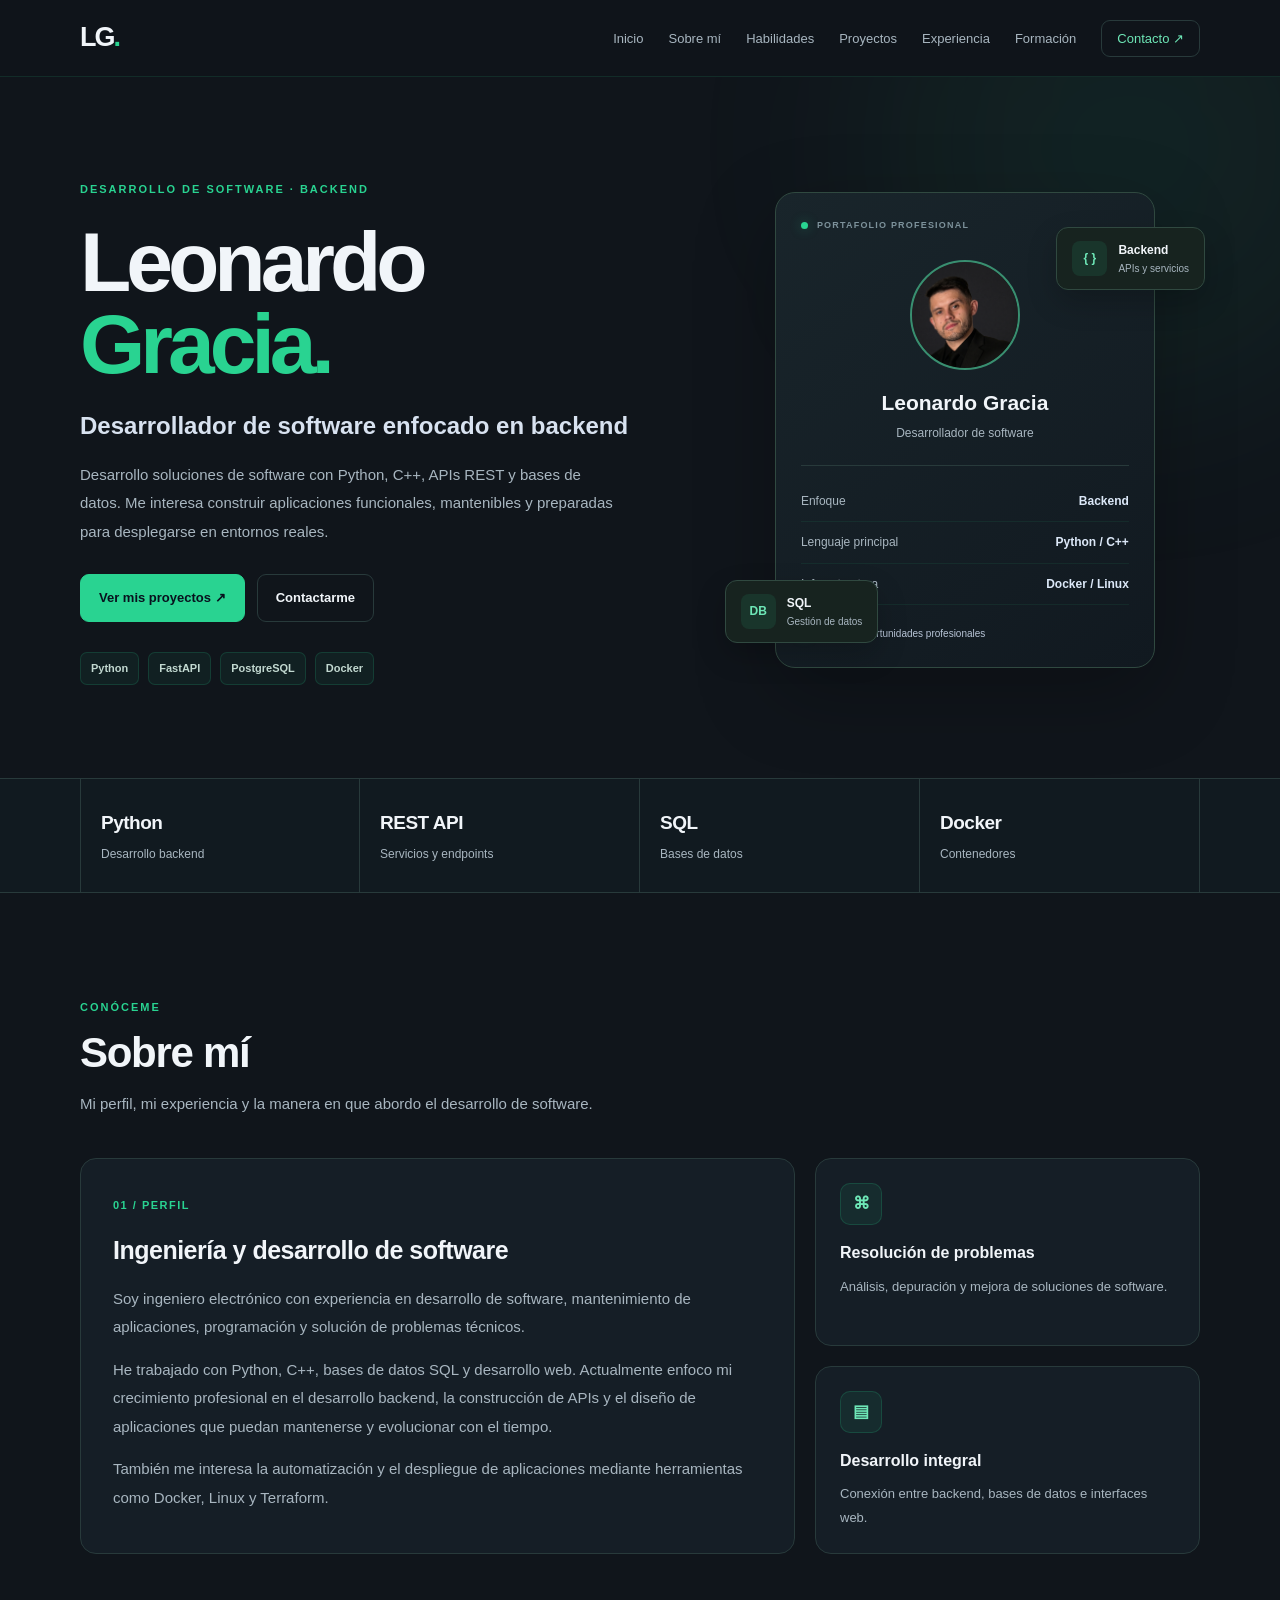
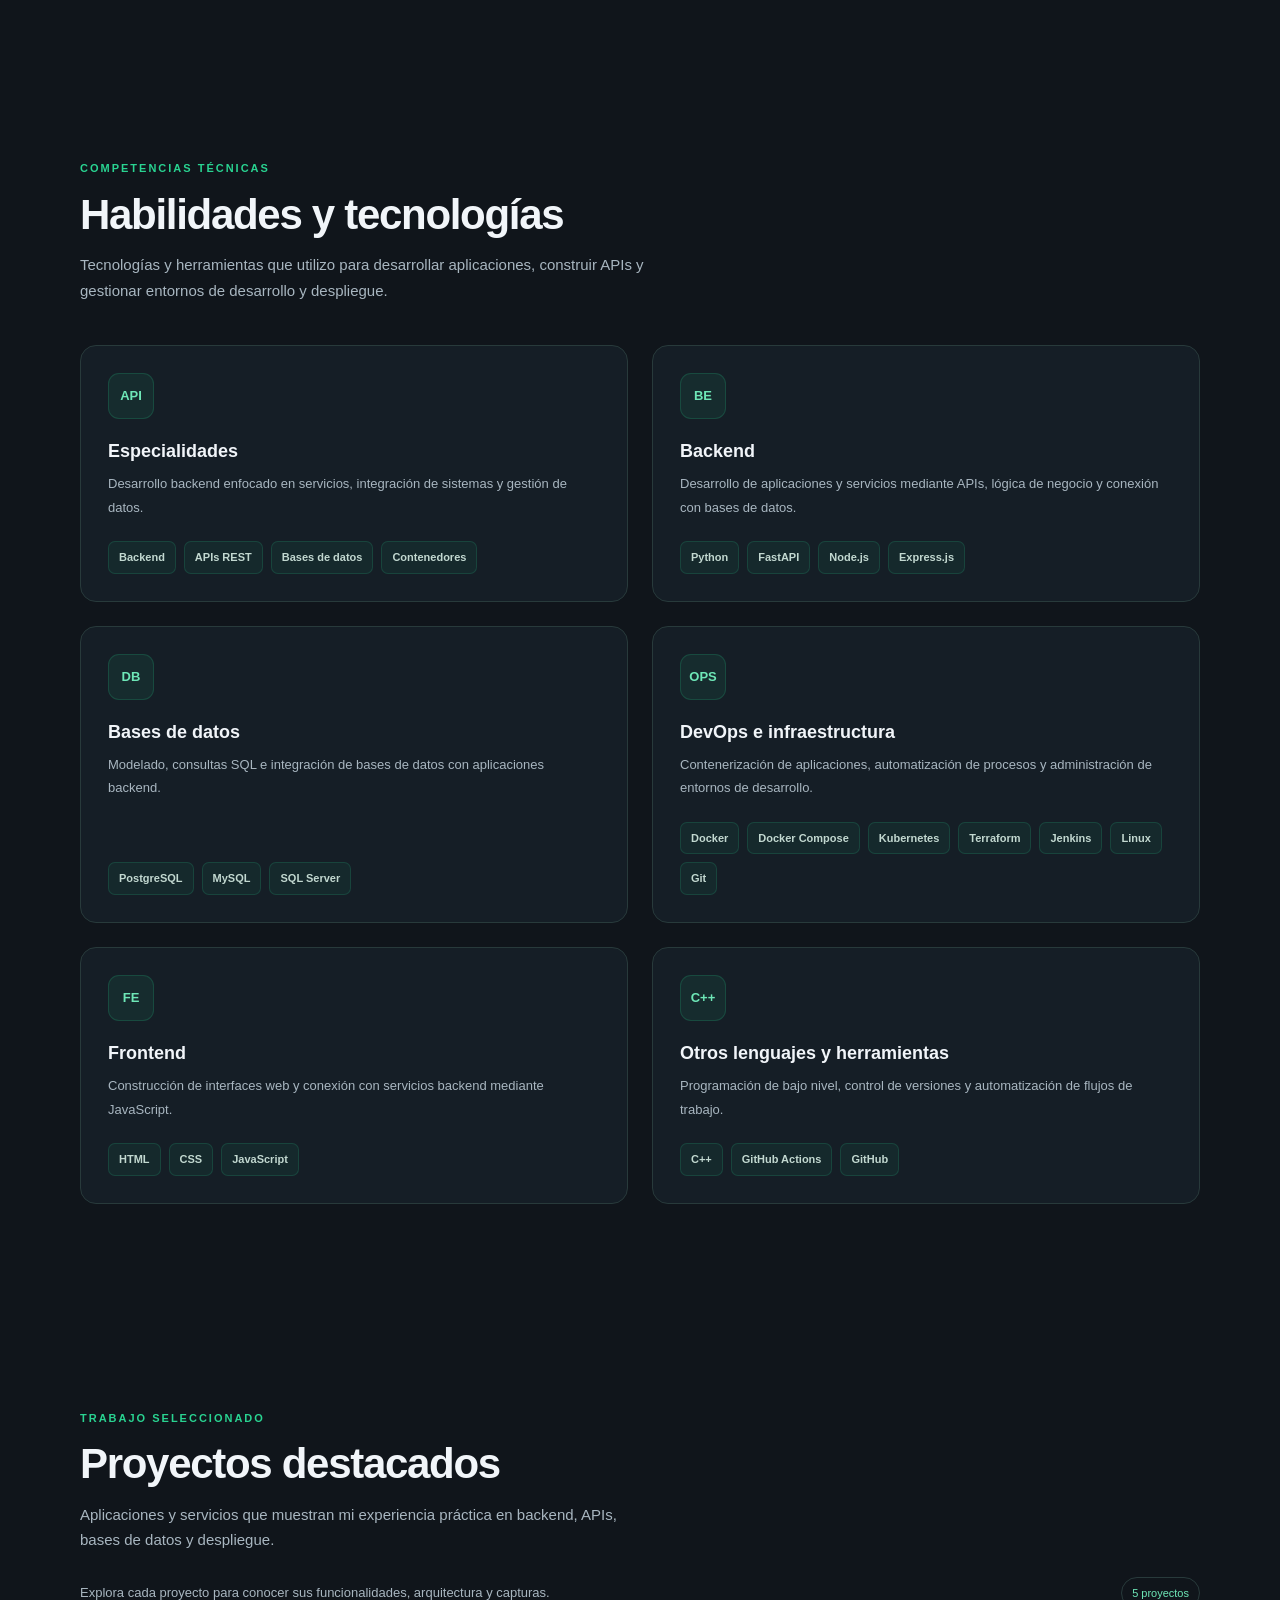
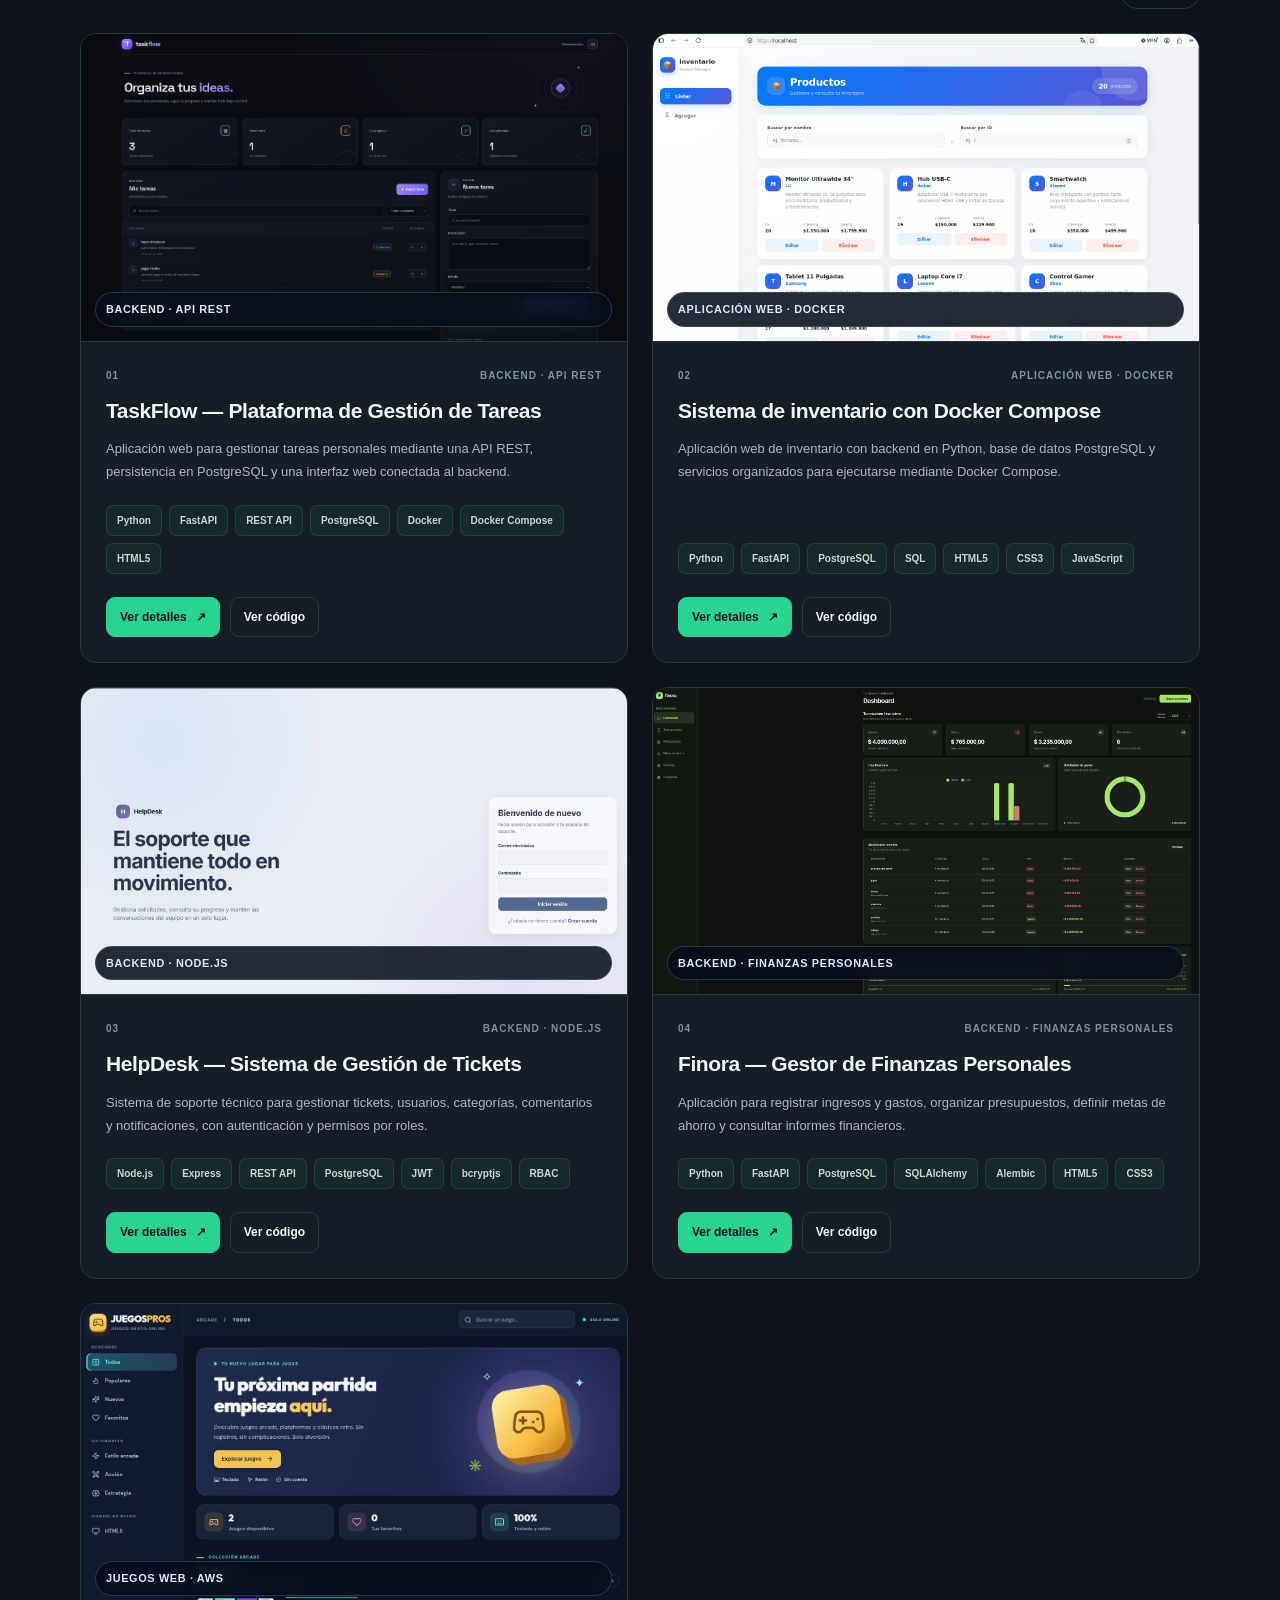
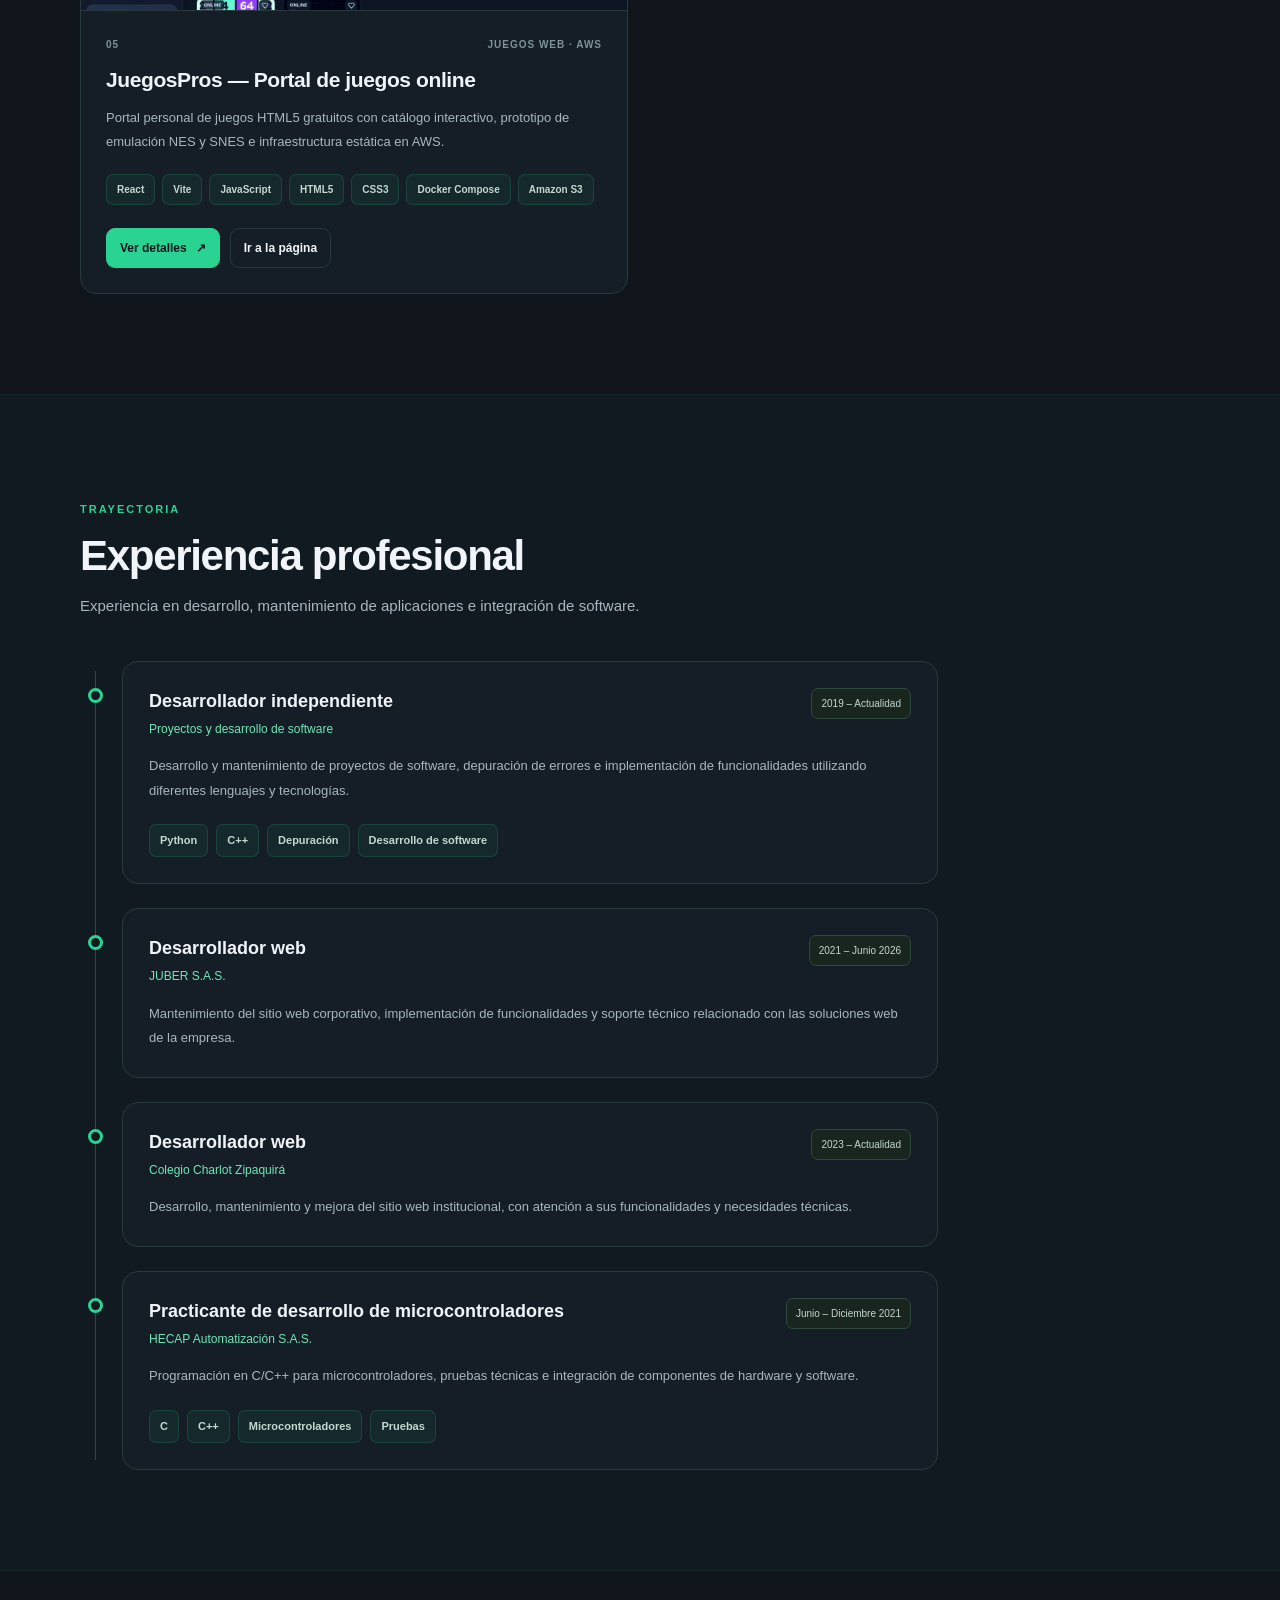
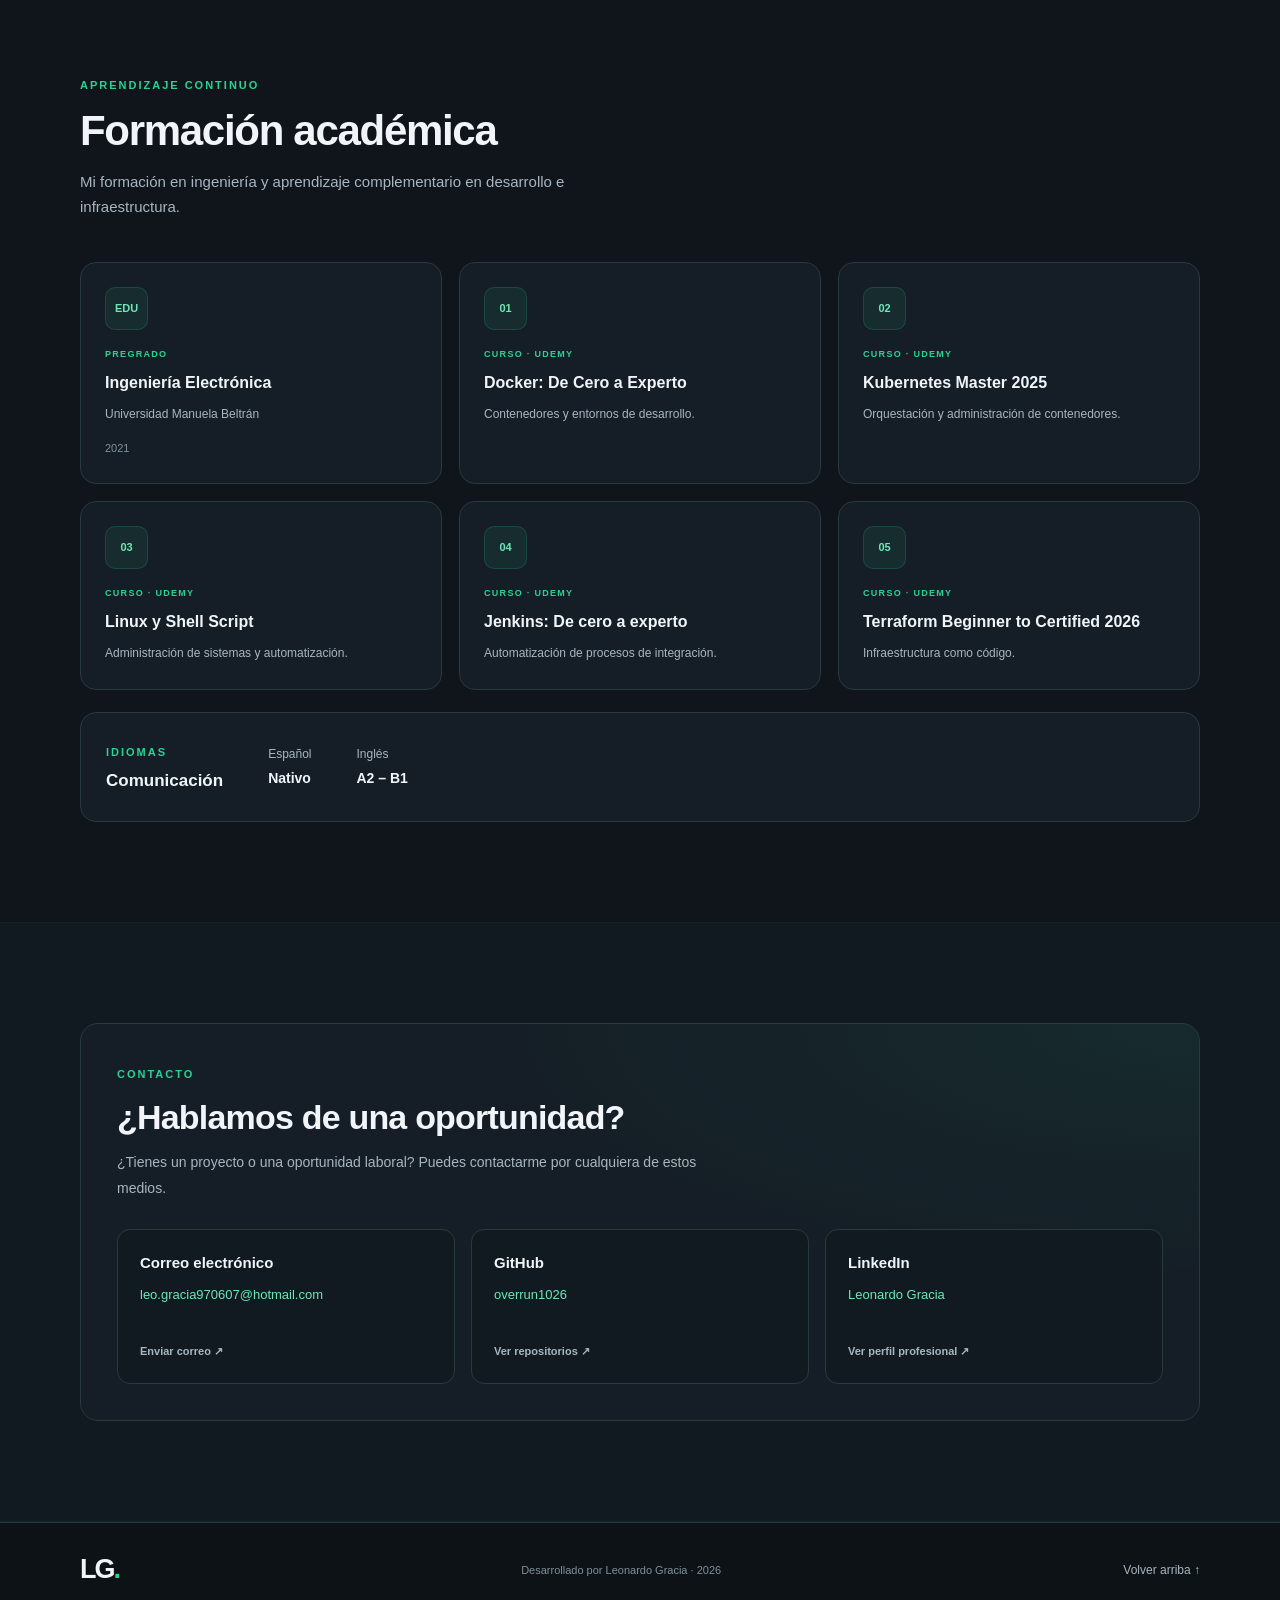
<file: index.html>
<!DOCTYPE html>
<html lang="es">

<head>
  <meta charset="UTF-8">
  <meta name="viewport" content="width=device-width, initial-scale=1.0">

  <meta
    name="description"
    content="Portafolio profesional de Leonardo Gracia, desarrollador de software enfocado en backend, Python, FastAPI, bases de datos y Docker."
  >

  <title>Leonardo Gracia | Desarrollador Backend</title>


  <link rel="stylesheet" href="css/style.css">
  <link rel="stylesheet" href="css/projects.css">
</head>


<body>

  <!-- Navegación -->
  <header class="header">
    <nav class="navbar container">
      <a href="#inicio" class="logo">LG<span>.</span></a>

      <button
        class="menu-toggle"
        id="menu-toggle"
        aria-label="Abrir menú"
        aria-expanded="false"
        aria-controls="nav-links"
      >
        ☰
      </button>

      <ul class="nav-links" id="nav-links">
        <li><a href="#inicio">Inicio</a></li>
        <li><a href="#sobre-mi">Sobre mí</a></li>
        <li><a href="#habilidades">Habilidades</a></li>
        <li><a href="#proyectos">Proyectos</a></li>
        <li><a href="#experiencia">Experiencia</a></li>
        <li><a href="#formacion">Formación</a></li>
        <li><a href="#contacto" class="nav-contact">Contacto ↗</a></li>
      </ul>
    </nav>
  </header>

  <main>

    <!-- Inicio -->
    <section class="hero section" id="inicio">
      <div class="container hero-grid">

        <div class="hero-content">
          <span class="eyebrow">
            DESARROLLO DE SOFTWARE · BACKEND
          </span>

          <h1>
            Leonardo<br>
            <span>Gracia.</span>
          </h1>

          <h2 class="hero-subtitle">
            Desarrollador de software enfocado en backend
          </h2>

          <p class="hero-description">
            Desarrollo soluciones de software con Python, C++,
            APIs REST y bases de datos. Me interesa construir
            aplicaciones funcionales, mantenibles y preparadas
            para desplegarse en entornos reales.
          </p>

          <div class="hero-actions">
            <a href="#proyectos" class="button button-primary">
              Ver mis proyectos ↗
            </a>

            <a href="#contacto" class="button button-secondary">
              Contactarme
            </a>
          </div>

          <div class="hero-tags">
            <span>Python</span>
            <span>FastAPI</span>
            <span>PostgreSQL</span>
            <span>Docker</span>
          </div>
        </div>

        <div class="hero-visual">
          <div class="profile-card">

            <div class="profile-top">
              <span class="status-dot"></span>
              <span>PORTAFOLIO PROFESIONAL</span>
            </div>

            <div class="profile-photo">
              <img
                src="assets/img/profile/foto-perfil.jpg"
                alt="Fotografía de Leonardo Gracia"
                onerror="this.style.display='none'"
              >
              <span class="profile-initials">LG</span>
            </div>

            <h3>Leonardo Gracia</h3>
            <p>Desarrollador de software</p>

            <div class="profile-divider"></div>

            <div class="profile-detail">
              <span>Enfoque</span>
              <strong>Backend</strong>
            </div>

            <div class="profile-detail">
              <span>Lenguaje principal</span>
              <strong>Python / C++</strong>
            </div>

            <div class="profile-detail">
              <span>Infraestructura</span>
              <strong>Docker / Linux</strong>
            </div>

            <div class="profile-footer">
              <span class="status-dot"></span>
              Abierto a oportunidades profesionales
            </div>

          </div>

          <div class="floating-card floating-card-top">
            <span class="floating-icon">{ }</span>
            <div>
              <strong>Backend</strong>
              <span>APIs y servicios</span>
            </div>
          </div>

          <div class="floating-card floating-card-bottom">
            <span class="floating-icon">DB</span>
            <div>
              <strong>SQL</strong>
              <span>Gestión de datos</span>
            </div>
          </div>
        </div>

      </div>
    </section>

    <!-- Datos destacados -->
    <section class="highlights">
      <div class="container highlights-grid">

        <div class="highlight-item">
          <span class="highlight-number">Python</span>
          <span class="highlight-label">Desarrollo backend</span>
        </div>

        <div class="highlight-item">
          <span class="highlight-number">REST API</span>
          <span class="highlight-label">Servicios y endpoints</span>
        </div>

        <div class="highlight-item">
          <span class="highlight-number">SQL</span>
          <span class="highlight-label">Bases de datos</span>
        </div>

        <div class="highlight-item">
          <span class="highlight-number">Docker</span>
          <span class="highlight-label">Contenedores</span>
        </div>

      </div>
    </section>

    <!-- Sobre mí -->
    <section class="section" id="sobre-mi">
      <div class="container">

        <div class="section-heading">
          <span class="eyebrow">CONÓCEME</span>
          <h2>Sobre mí</h2>
          <p>
            Mi perfil, mi experiencia y la manera en que abordo
            el desarrollo de software.
          </p>
        </div>

        <div class="about-grid">

          <div class="panel about-main">
            <span class="panel-number">01 / PERFIL</span>

            <h3>Ingeniería y desarrollo de software</h3>

            <p>
              Soy ingeniero electrónico con experiencia en
              desarrollo de software, mantenimiento de aplicaciones,
              programación y solución de problemas técnicos.
            </p>

            <p>
              He trabajado con Python, C++, bases de datos SQL
              y desarrollo web. Actualmente enfoco mi crecimiento
              profesional en el desarrollo backend, la construcción
              de APIs y el diseño de aplicaciones que puedan
              mantenerse y evolucionar con el tiempo.
            </p>

            <p>
              También me interesa la automatización y el despliegue
              de aplicaciones mediante herramientas como Docker,
              Linux y Terraform.
            </p>
          </div>

          <div class="about-side">

            <div class="panel about-small">
              <span class="about-icon">⌘</span>
              <h3>Resolución de problemas</h3>
              <p>
                Análisis, depuración y mejora de soluciones
                de software.
              </p>
            </div>

            <div class="panel about-small">
              <span class="about-icon">▤</span>
              <h3>Desarrollo integral</h3>
              <p>
                Conexión entre backend, bases de datos
                e interfaces web.
              </p>
            </div>

          </div>
        </div>
      </div>
    </section>



<!-- Sección de habilidades y especialidades -->
<section class="skills-section section" id="habilidades">
  <div class="container">

    <div class="section-heading">
      <span class="eyebrow">COMPETENCIAS TÉCNICAS</span>
      <h2>Habilidades y <span class="text-gradient">tecnologías</span></h2>
      <p>
        Tecnologías y herramientas que utilizo para desarrollar aplicaciones,
        construir APIs y gestionar entornos de desarrollo y despliegue.
      </p>
    </div>

    <div class="skills-grid">

      <!-- 01. Especialidades -->
      <article class="skill-card panel">
        <div class="skill-icon">API</div>
        <h3>Especialidades</h3>
        <p>
          Desarrollo backend enfocado en servicios, integración de sistemas
          y gestión de datos.
        </p>
        <div class="skill-tags">
          <span>Backend</span>
          <span>APIs REST</span>
          <span>Bases de datos</span>
          <span>Contenedores</span>
        </div>
      </article>

      <!-- 02. Backend -->
      <article class="skill-card panel">
        <div class="skill-icon">BE</div>
        <h3>Backend</h3>
        <p>
          Desarrollo de aplicaciones y servicios mediante APIs,
          lógica de negocio y conexión con bases de datos.
        </p>
        <div class="skill-tags">
          <span>Python</span>
          <span>FastAPI</span>
          <span>Node.js</span>
          <span>Express.js</span>
        </div>
      </article>

      <!-- 03. Bases de datos -->
      <article class="skill-card panel">
        <div class="skill-icon">DB</div>
        <h3>Bases de datos</h3>
        <p>
          Modelado, consultas SQL e integración de bases de datos
          con aplicaciones backend.
        </p>
        <div class="skill-tags">
          <span>PostgreSQL</span>
          <span>MySQL</span>
          <span>SQL Server</span>
        </div>
      </article>

      <!-- 04. DevOps -->
      <article class="skill-card panel">
        <div class="skill-icon">OPS</div>
        <h3>DevOps e infraestructura</h3>
        <p>
          Contenerización de aplicaciones, automatización de procesos
          y administración de entornos de desarrollo.
        </p>
        <div class="skill-tags">
          <span>Docker</span>
          <span>Docker Compose</span>
          <span>Kubernetes</span>
          <span>Terraform</span>
          <span>Jenkins</span>
          <span>Linux</span>
          <span>Git</span>
        </div>
      </article>

      <!-- 05. Frontend -->
      <article class="skill-card panel">
        <div class="skill-icon">FE</div>
        <h3>Frontend</h3>
        <p>
          Construcción de interfaces web y conexión con servicios
          backend mediante JavaScript.
        </p>
        <div class="skill-tags">
          <span>HTML</span>
          <span>CSS</span>
          <span>JavaScript</span>
        </div>
      </article>

      <!-- 06. Otros lenguajes y herramientas -->
      <article class="skill-card panel">
        <div class="skill-icon">C++</div>
        <h3>Otros lenguajes y herramientas</h3>
        <p>
          Programación de bajo nivel, control de versiones
          y automatización de flujos de trabajo.
        </p>
        <div class="skill-tags">
          <span>C++</span>
          <span>GitHub Actions</span>
          <span>GitHub</span>
        </div>
      </article>

    </div>
  </div>
</section>

<!-- Proyectos -->
    <section class="section" id="proyectos">
      <div class="container">
        <div class="section-heading">
          <span class="eyebrow">TRABAJO SELECCIONADO</span>
          <h2>Proyectos destacados</h2>
          <p>Aplicaciones y servicios que muestran mi experiencia práctica en backend, APIs, bases de datos y despliegue.</p>
        </div>
        <div class="projects-toolbar">
          <p>Explora cada proyecto para conocer sus funcionalidades, arquitectura y capturas.</p>
          <span class="projects-count" id="projects-count">5 proyectos</span>
        </div>
        <div class="projects-grid" id="projects-grid" aria-live="polite"></div>
      </div>
    </section>

    <!-- Experiencia -->
    <section class="section section-alt" id="experiencia">
      <div class="container">

        <div class="section-heading">
          <span class="eyebrow">TRAYECTORIA</span>
          <h2>Experiencia profesional</h2>
          <p>
            Experiencia en desarrollo, mantenimiento de aplicaciones
            e integración de software.
          </p>
        </div>

        <div class="timeline">

          <article class="timeline-item">
            <div class="timeline-marker"></div>

            <div class="panel timeline-card">
              <div class="timeline-top">
                <div>
                  <h3>Desarrollador independiente</h3>
                  <span class="timeline-company">
                    Proyectos y desarrollo de software
                  </span>
                </div>
                <span class="timeline-date">2019 – Actualidad</span>
              </div>

              <p>
                Desarrollo y mantenimiento de proyectos de software,
                depuración de errores e implementación de funcionalidades
                utilizando diferentes lenguajes y tecnologías.
              </p>

              <div class="skill-tags">
                <span>Python</span>
                <span>C++</span>
                <span>Depuración</span>
                <span>Desarrollo de software</span>
              </div>
            </div>
          </article>

          <article class="timeline-item">
            <div class="timeline-marker"></div>

            <div class="panel timeline-card">
              <div class="timeline-top">
                <div>
                  <h3>Desarrollador web</h3>
                  <span class="timeline-company">JUBER S.A.S.</span>
                </div>
                <span class="timeline-date">2021 – Junio 2026</span>
              </div>

              <p>
                Mantenimiento del sitio web corporativo,
                implementación de funcionalidades y soporte técnico
                relacionado con las soluciones web de la empresa.
              </p>
            </div>
          </article>

          <article class="timeline-item">
            <div class="timeline-marker"></div>

            <div class="panel timeline-card">
              <div class="timeline-top">
                <div>
                  <h3>Desarrollador web</h3>
                  <span class="timeline-company">
                    Colegio Charlot Zipaquirá
                  </span>
                </div>
                <span class="timeline-date">2023 – Actualidad</span>
              </div>

              <p>
                Desarrollo, mantenimiento y mejora del sitio web
                institucional, con atención a sus funcionalidades
                y necesidades técnicas.
              </p>
            </div>
          </article>

          <article class="timeline-item">
            <div class="timeline-marker"></div>

            <div class="panel timeline-card">
              <div class="timeline-top">
                <div>
                  <h3>Practicante de desarrollo de microcontroladores</h3>
                  <span class="timeline-company">
                    HECAP Automatización S.A.S.
                  </span>
                </div>
                <span class="timeline-date">Junio – Diciembre 2021</span>
              </div>

              <p>
                Programación en C/C++ para microcontroladores,
                pruebas técnicas e integración de componentes
                de hardware y software.
              </p>

              <div class="skill-tags">
                <span>C</span>
                <span>C++</span>
                <span>Microcontroladores</span>
                <span>Pruebas</span>
              </div>
            </div>
          </article>

        </div>
      </div>
    </section>

    <!-- Formación -->
    <section class="section" id="formacion">
      <div class="container">

        <div class="section-heading">
          <span class="eyebrow">APRENDIZAJE CONTINUO</span>
          <h2>Formación académica</h2>
          <p>
            Mi formación en ingeniería y aprendizaje complementario
            en desarrollo e infraestructura.
          </p>
        </div>

        <div class="education-grid">

          <article class="panel education-card">
            <span class="education-icon">EDU</span>
            <span class="education-type">PREGRADO</span>

            <h3>Ingeniería Electrónica</h3>

            <p>Universidad Manuela Beltrán</p>

            <span class="education-date">2021</span>
          </article>

          <article class="panel education-card">
            <span class="education-icon">01</span>
            <span class="education-type">CURSO · UDEMY</span>

            <h3>Docker: De Cero a Experto</h3>

            <p>Contenedores y entornos de desarrollo.</p>
          </article>

          <article class="panel education-card">
            <span class="education-icon">02</span>
            <span class="education-type">CURSO · UDEMY</span>

            <h3>Kubernetes Master 2025</h3>

            <p>Orquestación y administración de contenedores.</p>
          </article>

          <article class="panel education-card">
            <span class="education-icon">03</span>
            <span class="education-type">CURSO · UDEMY</span>

            <h3>Linux y Shell Script</h3>

            <p>Administración de sistemas y automatización.</p>
          </article>

          <article class="panel education-card">
            <span class="education-icon">04</span>
            <span class="education-type">CURSO · UDEMY</span>

            <h3>Jenkins: De cero a experto</h3>

            <p>Automatización de procesos de integración.</p>
          </article>

          <article class="panel education-card">
            <span class="education-icon">05</span>
            <span class="education-type">CURSO · UDEMY</span>

            <h3>Terraform Beginner to Certified 2026</h3>

            <p>Infraestructura como código.</p>
          </article>

        </div>

        <div class="language-panel panel">
          <div>
            <span class="eyebrow">IDIOMAS</span>
            <h3>Comunicación</h3>
          </div>

          <div class="language-item">
            <span>Español</span>
            <strong>Nativo</strong>
          </div>

          <div class="language-item">
            <span>Inglés</span>
            <strong>A2 – B1</strong>
          </div>
        </div>

      </div>
    </section>

    <!-- Contacto -->
    <section class="section section-alt" id="contacto">
      <div class="container">

        <div class="contact-panel">

          <div class="contact-heading">
            <span class="eyebrow">CONTACTO</span>
            <h2>¿Hablamos de una oportunidad?</h2>
            <p>
              ¿Tienes un proyecto o una oportunidad laboral?
              Puedes contactarme por cualquiera de estos medios.
            </p>
          </div>

          <div class="contact-links">

            <a
              class="contact-item"
              href="mailto:leo.gracia970607@hotmail.com"
            >
              <span class="contact-label">Correo electrónico</span>
              <span class="contact-value">
                leo.gracia970607@hotmail.com
              </span>
              <span class="contact-action">Enviar correo ↗</span>
            </a>

            <a
              class="contact-item"
              href="https://github.com/overrun1026"
              target="_blank"
              rel="noopener noreferrer"
            >
              <span class="contact-label">GitHub</span>
              <span class="contact-value">overrun1026</span>
              <span class="contact-action">Ver repositorios ↗</span>
            </a>

            <a
              class="contact-item"
              href="https://www.linkedin.com/in/leonardo-gracia-71222124b/"
              target="_blank"
              rel="noopener noreferrer"
            >
              <span class="contact-label">LinkedIn</span>
              <span class="contact-value">Leonardo Gracia</span>
              <span class="contact-action">
                Ver perfil profesional ↗
              </span>
            </a>

          </div>
        </div>

      </div>
    </section>

  </main>

  <!-- Pie de página -->
  <footer class="footer">
    <div class="container footer-content">
      <a href="#inicio" class="logo">LG<span>.</span></a>

      <p>
        Desarrollado por Leonardo Gracia ·
        <span id="current-year"></span>
      </p>

      <a href="#inicio" class="back-to-top">Volver arriba ↑</a>
    </div>
  </footer>

  <script src="pages/projects.js"></script>
  <script src="js/script.js"></script>
  <script src="js/projects.js"></script>

</body>
</html>
</file>
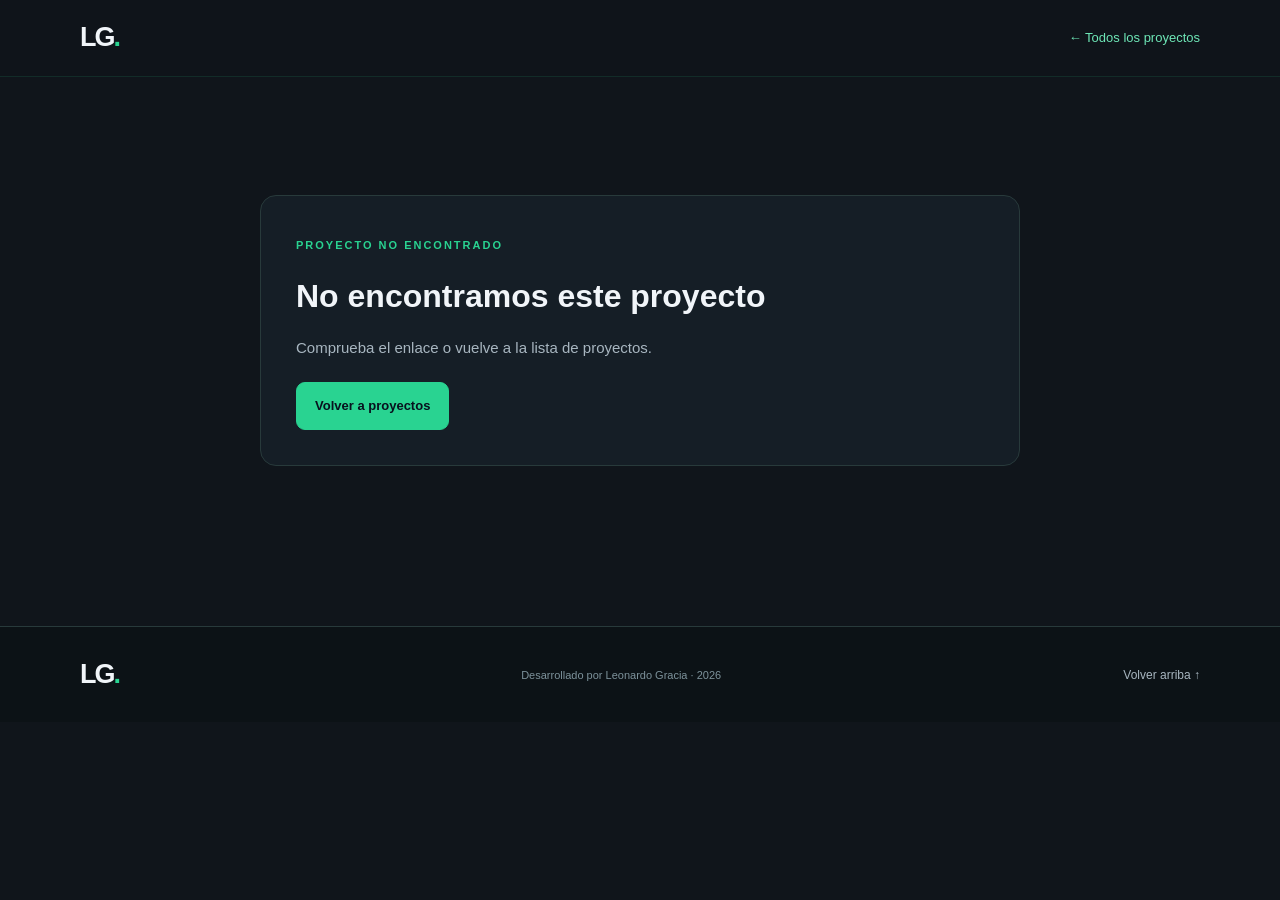
<file: pages/proyecto.html>
<!DOCTYPE html>
<html lang="es">
<head>
  <meta charset="UTF-8">
  <meta name="viewport" content="width=device-width, initial-scale=1.0">
  <meta name="description" content="Detalles, funcionalidades, arquitectura y capturas de los proyectos de Leonardo Gracia.">
  <title>Detalle del proyecto | Leonardo Gracia</title>
  <link rel="stylesheet" href="../css/style.css">
  <link rel="stylesheet" href="../css/projects.css">
</head>
<body class="project-detail-page">
  <header class="header">
    <nav class="navbar container">
      <a href="../index.html#inicio" class="logo">LG<span>.</span></a>
      <a class="back-link header-back-link" href="../index.html#proyectos">← Todos los proyectos</a>
    </nav>
  </header>
  <main class="container project-detail-container" id="project-detail">
    <div class="detail-loading panel"><p>Cargando información del proyecto…</p></div>
  </main>
  <footer class="footer"><div class="container footer-content"><a href="../index.html#inicio" class="logo">LG<span>.</span></a><p>Desarrollado por Leonardo Gracia · <span id="current-year"></span></p><a href="#inicio" class="back-to-top">Volver arriba ↑</a></div></footer>
  <script src="projects.js"></script>
  <script src="../js/script.js"></script>
  <script src="../js/projects.js"></script>
</body>
</html>
</file>
<file: css/style.css>
/* ========================================
   1. VARIABLES Y CONFIGURACIÓN GENERAL
======================================== */

:root {
  --bg: #10151B;
  --bg-alt: #111A20;
  --panel: #151E26;
  --panel-hover: #1B292D;
  --border: #283A3B;
  --border-hover: #398F70;
  --text: #F1F5F9;
  --text-muted: #A8B6C0;
  --text-soft: #7D929B;
  --accent: #29D391;
  --accent-light: #6EE7B7;
  --accent-dark: #168A61;
  --success: #29D391;
  --radius: 16px;
  --container: 1120px;
}

* {
  margin: 0;
  padding: 0;
  box-sizing: border-box;
}

html {
  scroll-behavior: smooth;
  scroll-padding-top: 90px;
}

body {
  background: var(--bg);
  color: var(--text);
  font-family: Inter, "Segoe UI", Arial, sans-serif;
  font-size: 15px;
  line-height: 1.7;
  overflow-x: hidden;
}

a {
  color: inherit;
}

button,
a {
  -webkit-tap-highlight-color: transparent;
}

button {
  font: inherit;
}

img {
  max-width: 100%;
  display: block;
}

.container {
  width: min(var(--container), calc(100% - 48px));
  margin-inline: auto;
}

.section {
  padding: 100px 0;
}

.section-alt {
  background: var(--bg-alt);
  border-top: 1px solid rgba(41, 211, 145, 0.06);
  border-bottom: 1px solid rgba(41, 211, 145, 0.06);
}

::selection {
  background: var(--accent);
  color: #10151B;
}

/* ========================================
   2. NAVEGACIÓN
======================================== */

.header {
  position: sticky;
  top: 0;
  z-index: 100;
  background: rgba(16, 21, 27, 0.92);
  backdrop-filter: blur(18px);
  border-bottom: 1px solid rgba(41, 211, 145, 0.12);
}

.navbar {
  min-height: 76px;
  display: flex;
  align-items: center;
  justify-content: space-between;
  gap: 32px;
}

.logo {
  color: var(--text);
  text-decoration: none;
  font-size: 27px;
  font-weight: 800;
  letter-spacing: -2px;
}

.logo span {
  color: var(--accent);
}

.nav-links {
  list-style: none;
  display: flex;
  align-items: center;
  gap: 25px;
}

.nav-links a {
  color: var(--text-muted);
  text-decoration: none;
  font-size: 13px;
  font-weight: 500;
  transition: color 0.2s ease;
}

.nav-links a:hover {
  color: var(--text);
}

.nav-links .nav-contact {
  color: var(--accent-light);
  padding: 10px 15px;
  border: 1px solid var(--border);
  border-radius: 9px;
  transition: background 0.2s ease, border-color 0.2s ease;
}

.nav-links .nav-contact:hover {
  background: rgba(41, 211, 145, 0.08);
  border-color: var(--accent);
}

.menu-toggle {
  display: none;
  background: transparent;
  border: 1px solid var(--border);
  border-radius: 8px;
  padding: 7px 11px;
  color: var(--text);
  cursor: pointer;
}

/* ========================================
   3. ELEMENTOS GENERALES
======================================== */

.eyebrow {
  display: inline-block;
  color: var(--accent);
  font-size: 11px;
  font-weight: 800;
  letter-spacing: 2px;
  line-height: 1.5;
}

.section-heading {
  max-width: 650px;
  margin-bottom: 42px;
}

.section-heading h2 {
  margin-top: 10px;
  margin-bottom: 12px;
  color: var(--text);
  font-size: clamp(30px, 4vw, 42px);
  line-height: 1.2;
  letter-spacing: -1.3px;
}

.section-heading p {
  color: var(--text-muted);
  max-width: 580px;
}

.panel {
  background: var(--panel);
  border: 1px solid var(--border);
  border-radius: var(--radius);
}

.panel-number {
  color: var(--accent);
  font-size: 11px;
  font-weight: 800;
  letter-spacing: 1.5px;
}

/* ========================================
   4. BOTONES
======================================== */

.hero-actions {
  display: flex;
  align-items: center;
  flex-wrap: wrap;
  gap: 12px;
  margin-top: 28px;
}

.button {
  display: inline-flex;
  align-items: center;
  justify-content: center;
  gap: 8px;
  min-height: 46px;
  padding: 12px 18px;
  border-radius: 9px;
  font-size: 13px;
  font-weight: 700;
  text-decoration: none;
  transition: transform 0.2s ease, background 0.2s ease,
    border-color 0.2s ease;
}

.button:hover {
  transform: translateY(-2px);
}

.button-primary {
  background: var(--accent);
  border: 1px solid var(--accent);
  color: #08111e;
}

.button-primary:hover {
  background: var(--accent-light);
}

.button-secondary {
  background: transparent;
  border: 1px solid var(--border);
  color: var(--text);
}

.button-secondary:hover {
  background: var(--panel);
  border-color: var(--accent);
}

/* ========================================
   5. INICIO / HERO
======================================== */

.hero {
  position: relative;
  overflow: hidden;
  padding: 95px 0 90px;
}

.hero::before {
  content: "";
  position: absolute;
  width: 500px;
  height: 500px;
  top: -180px;
  right: -100px;
  background: rgba(41, 211, 145, 0.07);
  filter: blur(100px);
  border-radius: 50%;
  pointer-events: none;
}

.hero-grid {
  position: relative;
  display: grid;
  grid-template-columns: 1.1fr 0.9fr;
  align-items: center;
  gap: 75px;
}

.hero-content h1 {
  margin-top: 20px;
  font-size: clamp(54px, 7vw, 84px);
  line-height: 0.98;
  letter-spacing: -5px;
  font-weight: 800;
}

.hero-content h1 span {
  color: var(--accent);
}

.hero-subtitle {
  margin-top: 24px;
  max-width: 550px;
  color: #d8e2f0;
  font-size: clamp(19px, 2vw, 24px);
  line-height: 1.4;
  font-weight: 600;
}

.hero-description {
  max-width: 540px;
  margin-top: 18px;
  color: var(--text-muted);
  font-size: 15px;
  line-height: 1.9;
}

.hero-tags {
  display: flex;
  flex-wrap: wrap;
  gap: 9px;
  margin-top: 30px;
}

.hero-tags span,
.skill-tags span {
  display: inline-flex;
  align-items: center;
  padding: 6px 10px;
  background: rgba(41, 211, 145, 0.06);
  border: 1px solid rgba(41, 211, 145, 0.16);
  border-radius: 7px;
  color: #C2D8D0;
  font-size: 11px;
  font-weight: 600;
}

/* Tarjeta de perfil */

.hero-visual {
  position: relative;
  padding: 20px;
}

.profile-card {
  position: relative;
  z-index: 2;
  max-width: 380px;
  margin: auto;
  padding: 25px;
  background: linear-gradient(145deg, #19252B, #111920);
  border: 1px solid #304940;
  border-radius: 20px;
  box-shadow: 0 25px 80px rgba(0, 0, 0, 0.25);
}

.profile-top {
  display: flex;
  align-items: center;
  gap: 9px;
  color: var(--text-soft);
  font-size: 9px;
  font-weight: 800;
  letter-spacing: 1.2px;
}

.status-dot {
  display: inline-block;
  width: 7px;
  height: 7px;
  flex-shrink: 0;
  border-radius: 50%;
  background: var(--success);
  box-shadow: 0 0 12px rgba(41, 211, 145, 0.35);
}

.profile-photo {
  position: relative;
  width: 110px;
  height: 110px;
  margin: 27px auto 18px;
  display: grid;
  place-items: center;
  overflow: hidden;
  border: 2px solid #398F70;
  border-radius: 50%;
  background: linear-gradient(135deg, #263D36, #101B1A);
}

.profile-photo img {
  position: absolute;
  inset: 0;
  z-index: 2;
  width: 100%;
  height: 100%;
  object-fit: cover;
  border-radius: 50%;
}

.profile-initials {
  color: var(--accent-light);
  font-size: 34px;
  font-weight: 800;
  letter-spacing: -2px;
}

.profile-card > h3 {
  text-align: center;
  font-size: 21px;
  line-height: 1.4;
}

.profile-card > p {
  margin-top: 5px;
  color: var(--text-muted);
  text-align: center;
  font-size: 12px;
}

.profile-divider {
  height: 1px;
  margin: 22px 0 15px;
  background: var(--border);
}

.profile-detail {
  display: flex;
  justify-content: space-between;
  gap: 15px;
  padding: 10px 0;
  border-bottom: 1px solid rgba(41, 211, 145, 0.08);
  font-size: 12px;
}

.profile-detail span {
  color: var(--text-muted);
}

.profile-detail strong {
  color: #dce8f8;
  text-align: right;
  font-weight: 600;
}

.profile-footer {
  display: flex;
  align-items: center;
  gap: 9px;
  margin-top: 20px;
  color: #b8c5d7;
  font-size: 10px;
}

.floating-card {
  position: absolute;
  z-index: 3;
  display: flex;
  align-items: center;
  gap: 11px;
  padding: 12px 15px;
  background: #17231F;
  border: 1px solid #304940;
  border-radius: 12px;
  box-shadow: 0 12px 30px rgba(0, 0, 0, 0.2);
}

.floating-card-top {
  top: 55px;
  right: -5px;
}

.floating-card-bottom {
  bottom: 45px;
  left: -5px;
}

.floating-icon {
  display: grid;
  place-items: center;
  width: 35px;
  height: 35px;
  border-radius: 8px;
  background: rgba(41, 211, 145, 0.10);
  color: var(--accent-light);
  font-size: 12px;
  font-weight: 800;
}

.floating-card div {
  display: flex;
  flex-direction: column;
}

.floating-card strong {
  font-size: 12px;
}

.floating-card div span {
  color: var(--text-muted);
  font-size: 10px;
}

/* ========================================
   6. DATOS DESTACADOS
======================================== */

.highlights {
  background: #111A20;
  border-top: 1px solid var(--border);
  border-bottom: 1px solid var(--border);
}

.highlights-grid {
  display: grid;
  grid-template-columns: repeat(4, 1fr);
}

.highlight-item {
  display: flex;
  flex-direction: column;
  gap: 4px;
  padding: 28px 20px;
  border-right: 1px solid var(--border);
}

.highlight-item:first-child {
  border-left: 1px solid var(--border);
}

.highlight-number {
  color: var(--text);
  font-size: 19px;
  font-weight: 800;
  letter-spacing: -0.5px;
}

.highlight-label {
  color: var(--text-muted);
  font-size: 12px;
}

/* ========================================
   7. SOBRE MÍ
======================================== */

.about-grid {
  display: grid;
  grid-template-columns: 1.3fr 0.7fr;
  gap: 20px;
}

.about-main {
  padding: 32px;
}

.about-main h3 {
  margin: 17px 0;
  font-size: 25px;
  line-height: 1.35;
  letter-spacing: -0.5px;
}

.about-main p {
  margin-top: 14px;
  color: var(--text-muted);
  line-height: 1.9;
}

.about-side {
  display: grid;
  grid-template-rows: 1fr 1fr;
  gap: 20px;
}

.about-small {
  padding: 24px;
  transition: border-color 0.2s ease, transform 0.2s ease;
}

.about-small:hover {
  border-color: var(--border-hover);
  transform: translateY(-2px);
}

.about-icon {
  display: inline-grid;
  place-items: center;
  width: 42px;
  height: 42px;
  margin-bottom: 14px;
  background: rgba(41, 211, 145, 0.08);
  border: 1px solid rgba(41, 211, 145, 0.18);
  border-radius: 10px;
  color: var(--accent-light);
  font-size: 17px;
  font-weight: 800;
}

.about-small h3 {
  margin-bottom: 8px;
  font-size: 16px;
}

.about-small p {
  color: var(--text-muted);
  font-size: 13px;
  line-height: 1.8;
}

/* ========================================
   8. HABILIDADES
======================================== */


.skills-grid {
  display: grid;
  grid-template-columns: repeat(2, minmax(0, 1fr));
  gap: 24px;
  align-items: stretch;
}

.skill-card {
  display: flex;
  flex-direction: column;
  min-width: 0;
  height: 100%;
  padding: 27px;
  transition: border-color 0.2s ease, transform 0.2s ease;
}

.skill-card:hover {
  border-color: var(--border-hover);
  transform: translateY(-3px);
}

.skill-icon {
  display: grid;
  place-items: center;
  flex-shrink: 0;
  width: 46px;
  height: 46px;
  margin-bottom: 20px;
  background: rgba(41, 211, 145, 0.08);
  border: 1px solid rgba(41, 211, 145, 0.18);
  border-radius: 11px;
  color: var(--accent-light);
  font-size: 13px;
  font-weight: 800;
}

.skill-card h3 {
  margin-bottom: 8px;
  font-size: 18px;
  line-height: 1.4;
}

.skill-card > p {
  margin-bottom: 18px;
  color: var(--text-muted);
  font-size: 13px;
  line-height: 1.8;
}

.skill-tags {
  display: flex;
  flex-wrap: wrap;
  gap: 8px;
  margin-top: auto;
  padding-top: 4px;
}

.skill-tags span {
  overflow-wrap: anywhere;
}

/* Adaptación para tablets y móviles */
@media (max-width: 600px) {
  .skills-grid {
    grid-template-columns: 1fr;
    gap: 18px;
  }

  .skill-card {
    padding: 23px;
  }
}

/* Respeta la preferencia de movimiento del usuario */
@media (prefers-reduced-motion: reduce) {
  .skill-card {
    transition: none;
  }

  .skill-card:hover {
    transform: none;
  }
}


/* ========================================
   9. PROYECTOS ANTIGUOS
   Se conservan por compatibilidad.
======================================== */

.projects-grid {
  display: grid;
  grid-template-columns: repeat(2, minmax(0, 1fr));
  gap: 22px;
}

.project-card {
  overflow: hidden;
  transition: border-color 0.2s ease, transform 0.2s ease;
}

.project-card:hover {
  border-color: var(--border-hover);
  transform: translateY(-3px);
}

.project-visual {
  position: relative;
  display: flex;
  align-items: center;
  justify-content: center;
  min-height: 260px;
  padding: 30px;
  overflow: hidden;
  border-bottom: 1px solid var(--border);
}

.project-visual-api {
  background:
    radial-gradient(ellipse at 50% 100%, rgba(41, 211, 145, 0.13), transparent 65%),
    #111A20;
}

.project-visual-inventory {
  background:
    radial-gradient(ellipse at 50% 100%, rgba(41, 211, 145, 0.10), transparent 65%),
    #111A20;
}

.mock-window {
  width: 100%;
  max-width: 330px;
  overflow: hidden;
  background: #10181D;
  border: 1px solid #30443D;
  border-radius: 11px;
  box-shadow: 0 18px 45px rgba(0, 0, 0, 0.3);
  transform: rotate(-2deg);
}

.mock-window-header {
  display: flex;
  align-items: center;
  gap: 5px;
  padding: 12px;
  background: #19251F;
  border-bottom: 1px solid var(--border);
}

.mock-window-header > span {
  width: 7px;
  height: 7px;
  background: #4c5c73;
  border-radius: 50%;
}

.mock-window-header p {
  margin-left: 9px;
  color: #91a2b9;
  font-size: 10px;
}

.mock-code {
  padding: 22px;
  color: #b9c7d9;
  font-family: Consolas, monospace;
  font-size: 12px;
  line-height: 2;
}

.mock-code p {
  overflow-wrap: anywhere;
}

.code-purple {
  color: #c4b5fd;
}

.code-green {
  color: var(--accent-light);
}

.code-indent {
  padding-left: 15px;
  color: #A8C8E8;
}

.project-visual-label {
  position: absolute;
  right: 15px;
  bottom: 15px;
  color: #7f91aa;
  font-size: 9px;
  font-weight: 800;
  letter-spacing: 1.5px;
}

.inventory-window {
  width: 100%;
  max-width: 340px;
  padding: 18px;
  background: #151F20;
  border: 1px solid #304940;
  border-radius: 12px;
  box-shadow: 0 18px 45px rgba(0, 0, 0, 0.25);
  transform: rotate(2deg);
}

.inventory-header {
  display: flex;
  justify-content: space-between;
  align-items: center;
  gap: 10px;
  margin-bottom: 18px;
  color: var(--text);
  font-size: 12px;
  font-weight: 700;
}

.inventory-status {
  padding: 4px 7px;
  background: rgba(41, 211, 145, 0.10);
  border-radius: 5px;
  color: var(--accent-light);
  font-size: 8px;
}

.inventory-stats {
  display: grid;
  grid-template-columns: 1fr 1fr;
  gap: 10px;
  margin-bottom: 15px;
}

.inventory-stats > div {
  display: flex;
  flex-direction: column;
  gap: 4px;
  padding: 10px;
  background: #1B2927;
  border: 1px solid #304940;
  border-radius: 7px;
}

.inventory-stats span {
  color: var(--text-muted);
  font-size: 9px;
}

.inventory-stats strong {
  color: var(--accent-light);
  font-size: 13px;
}

.inventory-row {
  display: flex;
  align-items: center;
  gap: 9px;
  padding: 9px 0;
  border-bottom: 1px solid var(--border);
  color: #bdc9d9;
  font-size: 10px;
}

.inventory-square {
  width: 19px;
  height: 19px;
  flex-shrink: 0;
  background: #2C5143;
  border-radius: 5px;
}

.inventory-line {
  width: 32px;
  height: 5px;
  margin-left: auto;
  background: #365448;
  border-radius: 5px;
}

.project-content {
  padding: 27px;
}

.project-meta {
  display: flex;
  align-items: center;
  justify-content: space-between;
  gap: 10px;
  margin-bottom: 14px;
  color: var(--accent);
  font-size: 10px;
  font-weight: 800;
  letter-spacing: 1.3px;
}

.project-content h3 {
  margin-bottom: 12px;
  font-size: 21px;
  line-height: 1.4;
  letter-spacing: -0.4px;
}

.project-content > p {
  margin-bottom: 19px;
  color: var(--text-muted);
  font-size: 13px;
  line-height: 1.9;
}

.project-link {
  display: inline-block;
  margin-top: 23px;
  color: var(--accent-light);
  font-size: 13px;
  font-weight: 700;
  text-decoration: none;
  transition: color 0.2s ease;
}

.project-link:hover {
  color: white;
}

/* ========================================
   10. EXPERIENCIA
======================================== */

.timeline {
  position: relative;
  max-width: 850px;
  margin-left: 8px;
}

.timeline::before {
  content: "";
  position: absolute;
  top: 10px;
  bottom: 10px;
  left: 7px;
  width: 1px;
  background: #304940;
}

.timeline-item {
  position: relative;
  padding-left: 34px;
  padding-bottom: 24px;
}

.timeline-item:last-child {
  padding-bottom: 0;
}

.timeline-marker {
  position: absolute;
  top: 27px;
  left: 0;
  z-index: 2;
  width: 15px;
  height: 15px;
  background: var(--bg-alt);
  border: 3px solid var(--accent);
  border-radius: 50%;
}

.timeline-card {
  padding: 26px;
}

.timeline-top {
  display: flex;
  align-items: flex-start;
  justify-content: space-between;
  gap: 18px;
  margin-bottom: 15px;
}

.timeline-top h3 {
  font-size: 18px;
  line-height: 1.5;
}

.timeline-company {
  display: block;
  margin-top: 4px;
  color: var(--accent-light);
  font-size: 12px;
}

.timeline-date {
  flex-shrink: 0;
  padding: 6px 9px;
  background: #19251F;
  border: 1px solid #304940;
  border-radius: 7px;
  color: #C2D8D0;
  font-size: 10px;
}

.timeline-card > p {
  color: var(--text-muted);
  font-size: 13px;
  line-height: 1.9;
}

.timeline-card .skill-tags {
  margin-top: 17px;
}

/* ========================================
   11. FORMACIÓN
======================================== */

.education-grid {
  display: grid;
  grid-template-columns: repeat(3, minmax(0, 1fr));
  gap: 17px;
}

.education-card {
  padding: 24px;
  transition: border-color 0.2s ease, transform 0.2s ease;
}

.education-card:hover {
  border-color: var(--border-hover);
  transform: translateY(-3px);
}

.education-icon {
  display: grid;
  place-items: center;
  width: 43px;
  height: 43px;
  margin-bottom: 17px;
  background: rgba(41, 211, 145, 0.08);
  border: 1px solid rgba(41, 211, 145, 0.18);
  border-radius: 10px;
  color: var(--accent-light);
  font-size: 11px;
  font-weight: 800;
}

.education-type {
  display: block;
  margin-bottom: 9px;
  color: var(--accent);
  font-size: 9px;
  font-weight: 800;
  letter-spacing: 1.3px;
}

.education-card h3 {
  margin-bottom: 9px;
  font-size: 16px;
  line-height: 1.5;
}

.education-card p {
  color: var(--text-muted);
  font-size: 12px;
  line-height: 1.8;
}

.education-date {
  display: inline-block;
  margin-top: 13px;
  color: var(--text-soft);
  font-size: 11px;
}

.language-panel {
  display: flex;
  align-items: center;
  gap: 45px;
  margin-top: 22px;
  padding: 25px;
}

.language-panel h3 {
  margin-top: 4px;
  font-size: 17px;
}

.language-item {
  display: flex;
  flex-direction: column;
  gap: 3px;
}

.language-item span {
  color: var(--text-muted);
  font-size: 12px;
}

.language-item strong {
  color: var(--text);
  font-size: 14px;
}

/* ========================================
   12. CONTACTO
======================================== */

.contact-panel {
  padding: 36px;
  background:
    radial-gradient(ellipse at 100% 0%, rgba(41, 211, 145, 0.07), transparent 45%),
    var(--panel);
  border: 1px solid var(--border);
  border-radius: 18px;
}

.contact-heading {
  max-width: 700px;
  margin-bottom: 28px;
}

.contact-heading h2 {
  margin-top: 10px;
  margin-bottom: 12px;
  color: var(--text);
  font-size: clamp(26px, 4vw, 34px);
  line-height: 1.25;
  letter-spacing: -0.8px;
}

.contact-heading p {
  max-width: 600px;
  color: var(--text-muted);
  font-size: 14px;
  line-height: 1.8;
}

/* Tres tarjetas horizontales */

.contact-links {
  display: grid;
  grid-template-columns: repeat(3, minmax(0, 1fr));
  gap: 16px;
}

.contact-item {
  min-width: 0;
  min-height: 155px;
  display: flex;
  flex-direction: column;
  align-items: flex-start;
  justify-content: flex-start;
  gap: 10px;
  padding: 22px;
  background: #111A20;
  border: 1px solid var(--border);
  border-radius: 13px;
  text-decoration: none;
  transition: border-color 0.2s ease, transform 0.2s ease,
    background 0.2s ease, box-shadow 0.2s ease;
}

.contact-item:hover {
  background: #192722;
  border-color: var(--accent);
  transform: translateY(-3px);
  box-shadow: 0 12px 30px rgba(0, 0, 0, 0.15);
}

.contact-label {
  color: var(--text);
  font-size: 15px;
  font-weight: 700;
  line-height: 1.5;
}

.contact-value {
  color: var(--accent-light);
  font-size: 13px;
  font-weight: 500;
  line-height: 1.7;
  overflow-wrap: anywhere;
  word-break: break-word;
}

.contact-action {
  margin-top: auto;
  padding-top: 7px;
  color: var(--text-muted);
  font-size: 11px;
  font-weight: 600;
  transition: color 0.2s ease;
}

.contact-item:hover .contact-action {
  color: var(--accent-light);
}

/* ========================================
   13. PIE DE PÁGINA
======================================== */

.footer {
  background: #0C1216;
  border-top: 1px solid var(--border);
}

.footer-content {
  display: flex;
  align-items: center;
  justify-content: space-between;
  gap: 20px;
  min-height: 95px;
}

.footer-content p {
  color: var(--text-soft);
  font-size: 11px;
  text-align: center;
}

.back-to-top {
  color: var(--text-muted);
  font-size: 12px;
  text-decoration: none;
  transition: color 0.2s ease;
}

.back-to-top:hover {
  color: var(--accent-light);
}

/* ========================================
   14. TABLETAS
======================================== */

@media (max-width: 950px) {
  .nav-links {
    gap: 15px;
  }

  .nav-links a {
    font-size: 12px;
  }

  .hero-grid {
    gap: 35px;
  }

  .hero-visual {
    padding: 15px;
  }

  .floating-card-top {
    right: -12px;
  }

  .floating-card-bottom {
    left: -12px;
  }

  .contact-panel {
    padding: 28px;
  }

  .contact-item {
    padding: 18px;
  }
}

/* ========================================
   15. MÓVILES Y MENÚ RESPONSIVE
======================================== */

@media (max-width: 768px) {
  .container {
    width: min(100% - 32px, var(--container));
  }

  .section {
    padding: 72px 0;
  }

  .navbar {
    min-height: 68px;
  }

  .menu-toggle {
    display: block;
  }

  .nav-links {
    position: absolute;
    top: 68px;
    left: 0;
    right: 0;
    display: none;
    flex-direction: column;
    align-items: stretch;
    gap: 0;
    padding: 12px 20px 20px;
    background: #111A20;
    border-bottom: 1px solid var(--border);
  }

  .nav-links.active,
  .nav-links.open {
    display: flex;
  }

  .nav-links li {
    width: 100%;
  }

  .nav-links a,
  .nav-links .nav-contact {
    display: block;
    padding: 13px 10px;
    border: 0;
    border-radius: 7px;
    font-size: 14px;
  }

  .nav-links a:hover {
    background: var(--panel);
  }

  .hero {
    padding: 65px 0 55px;
  }

  .hero-grid {
    grid-template-columns: 1fr;
    gap: 45px;
  }

  .hero-content h1 {
    font-size: clamp(54px, 13vw, 75px);
    letter-spacing: -3px;
  }

  .hero-subtitle {
    font-size: 21px;
  }

  .hero-description {
    font-size: 14px;
  }

  .hero-visual {
    width: 100%;
    max-width: 430px;
    margin: auto;
    padding: 15px 20px;
  }

  .floating-card-top {
    right: 0;
  }

  .floating-card-bottom {
    left: 0;
  }

  .highlights-grid {
    grid-template-columns: repeat(2, minmax(0, 1fr));
  }

  .highlight-item {
    padding: 22px 15px;
    border-bottom: 1px solid var(--border);
  }

  .highlight-item:nth-child(odd) {
    border-left: 1px solid var(--border);
  }

  .highlight-number {
    font-size: 17px;
  }

  .about-grid {
    grid-template-columns: 1fr;
  }

  .about-side {
    grid-template-columns: repeat(2, minmax(0, 1fr));
    grid-template-rows: auto;
  }

  .about-main {
    padding: 25px;
  }

  .about-main h3 {
    font-size: 22px;
  }

  .about-small {
    padding: 20px;
  }

  .skills-grid,
  .projects-grid {
    grid-template-columns: 1fr;
  }

  .education-grid {
    grid-template-columns: repeat(2, minmax(0, 1fr));
  }

  .timeline-top {
    flex-direction: column;
    gap: 10px;
  }

  .timeline-date {
    align-self: flex-start;
  }

  .language-panel {
    flex-wrap: wrap;
    gap: 25px;
  }

  .contact-links {
    grid-template-columns: 1fr;
  }

  .contact-panel {
    padding: 24px;
  }

  .contact-item {
    min-height: 135px;
    padding: 20px;
  }

  .footer-content {
    flex-wrap: wrap;
    justify-content: center;
    padding: 22px 0;
  }

  .footer-content p {
    width: 100%;
    order: 3;
  }
}

/* ========================================
   16. MÓVILES PEQUEÑOS
======================================== */

@media (max-width: 480px) {
  .section {
    padding: 60px 0;
  }

  .section-heading {
    margin-bottom: 30px;
  }

  .section-heading h2 {
    font-size: 30px;
  }

  .hero-actions {
    align-items: stretch;
    flex-direction: column;
  }

  .hero-actions .button {
    width: 100%;
  }

  .hero-tags {
    gap: 7px;
  }

  .profile-card {
    padding: 21px;
  }

  .floating-card {
    padding: 9px 11px;
  }

  .floating-card-top {
    right: -4px;
  }

  .floating-card-bottom {
    left: -4px;
  }

  .about-side {
    grid-template-columns: 1fr;
  }

  .skill-card,
  .project-content {
    padding: 22px;
  }

  .project-visual {
    min-height: 225px;
    padding: 20px;
  }

  .project-content h3 {
    font-size: 19px;
  }

  .timeline {
    margin-left: 0;
  }

  .timeline-item {
    padding-left: 26px;
  }

  .timeline-card {
    padding: 20px;
  }

  .timeline-top h3 {
    font-size: 16px;
  }

  .education-grid {
    grid-template-columns: 1fr;
  }

  .language-panel {
    align-items: flex-start;
    flex-direction: column;
    gap: 18px;
  }

  .contact-panel {
    padding: 20px;
  }

  .contact-heading h2 {
    font-size: 27px;
  }

  .contact-item {
    padding: 18px;
  }

  .footer-content {
    gap: 12px;
  }
}

/* ========================================
   17. ACCESIBILIDAD
======================================== */

a:focus-visible,
button:focus-visible {
  outline: 2px solid var(--accent-light);
  outline-offset: 4px;
}

@media (prefers-reduced-motion: reduce) {
  *,
  *::before,
  *::after {
    scroll-behavior: auto !important;
    transition-duration: 0.01ms !important;
    animation-duration: 0.01ms !important;
    animation-iteration-count: 1 !important;
  }
}

/* ========================================
   18. GALERÍA Y VISOR ANTIGUO
   Se conserva por compatibilidad.
======================================== */

.inventory-cover,
.project-gallery-item img {
  cursor: zoom-in;
}

.inventory-cover:focus-visible,
.project-gallery-item img:focus-visible {
  outline: 3px solid var(--accent-light);
  outline-offset: -3px;
}

.project-gallery-item img {
  height: auto;
  min-height: 150px;
  object-fit: contain;
  background: var(--bg);
}

.image-lightbox {
  position: fixed;
  inset: 0;
  z-index: 1000;
  display: grid;
  grid-template-rows: auto minmax(0, 1fr) auto;
  gap: 12px;
  padding: 18px;
  background: rgba(5, 11, 10, 0.97);
  backdrop-filter: blur(12px);
}

.image-lightbox[hidden] {
  display: none;
}

.image-lightbox__topbar,
.image-lightbox__controls {
  display: flex;
  align-items: center;
  justify-content: center;
  gap: 10px;
}

.image-lightbox__topbar {
  justify-content: space-between;
  min-height: 42px;
  color: var(--text-muted);
  font-size: 13px;
}

.image-lightbox__title {
  overflow: hidden;
  text-overflow: ellipsis;
  white-space: nowrap;
}

.image-lightbox__button {
  display: inline-grid;
  place-items: center;
  min-width: 42px;
  min-height: 42px;
  padding: 8px 13px;
  border: 1px solid #304940;
  border-radius: 10px;
  background: #17231F;
  color: var(--text);
  font-size: 17px;
  cursor: pointer;
  transition: background 0.2s ease, border-color 0.2s ease;
}

.image-lightbox__button:hover:not(:disabled) {
  background: #20372D;
  border-color: var(--accent);
}

.image-lightbox__button:disabled {
  opacity: 0.35;
  cursor: not-allowed;
}

.image-lightbox__viewport {
  min-width: 0;
  min-height: 0;
  overflow: auto;
  display: flex;
  align-items: center;
  justify-content: center;
  border: 1px solid rgba(41, 211, 145, 0.16);
  border-radius: 12px;
  background: #0B1110;
  overscroll-behavior: contain;
}

.image-lightbox__image {
  display: block;
  flex: 0 0 auto;
  max-width: none;
  height: auto;
  object-fit: contain;
  transform: none;
  cursor: zoom-in;
  user-select: none;
  -webkit-user-drag: none;
}

.image-lightbox__image.is-zoomed {
  cursor: zoom-out;
}

.image-lightbox__hint {
  color: var(--text-muted);
  font-size: 12px;
  text-align: center;
}

body.lightbox-open {
  overflow: hidden;
}

@media (max-width: 600px) {
  .image-lightbox {
    gap: 9px;
    padding: 10px;
  }

  .image-lightbox__topbar {
    gap: 8px;
  }

  .image-lightbox__button {
    min-width: 38px;
    min-height: 38px;
    padding: 7px 10px;
  }

  .image-lightbox__hint {
    font-size: 11px;
  }
}

@media (prefers-reduced-motion: reduce) {
  .image-lightbox__button {
    transition: none;
  }
}

/* ========================================
   19. HABILIDADES TÉCNICAS
======================================== */

.tech-section {
  --tech-bg: #10151B;
  --tech-green: #29D391;
  --tech-green-light: #6EE7B7;
  --tech-blue: #426BFF;
  --tech-surface: #151E26;
  --tech-surface-alt: #26332F;
  --tech-border: #283A3B;
  --tech-text: #F1F5F9;
  --tech-muted: #A8B6C0;
}

.tech-section .tech-heading h2 {
  color: var(--tech-text);
}

.tech-section .tech-heading > p {
  color: var(--tech-muted);
}

.tech-section .tech-heading .eyebrow {
  color: var(--tech-green);
}

.tech-section .tech-grid {
  display: grid;
  grid-template-columns: repeat(2, minmax(0, 1fr));
  gap: 22px;
  margin-top: 42px;
  align-items: stretch;
}

.tech-section .tech-card {
  position: relative;
  min-width: 0;
  padding: 28px;
  overflow: hidden;
  background: var(--tech-surface);
  border: 1px solid var(--tech-border);
  border-radius: 16px;
  display: flex;
  flex-direction: column;
  transition: border-color 220ms ease, background-color 220ms ease,
    transform 220ms ease;
}

.tech-section .tech-card::before {
  content: "";
  position: absolute;
  top: 0;
  left: 28px;
  width: 44px;
  height: 3px;
  background: var(--tech-green);
  border-radius: 0 0 4px 4px;
  transition: width 220ms ease;
}

.tech-section .tech-card-header {
  display: flex;
  align-items: center;
  justify-content: space-between;
  gap: 12px;
  margin-bottom: 24px;
}

.tech-section .tech-icon {
  display: inline-flex;
  align-items: center;
  justify-content: center;
  width: 46px;
  height: 46px;
  flex-shrink: 0;
  border: 1px solid rgba(41, 211, 145, 0.24);
  border-radius: 12px;
  background: var(--tech-surface-alt);
  color: var(--tech-green);
  font-size: 16px;
  font-weight: 700;
  letter-spacing: -0.5px;
}

.tech-section .tech-index {
  color: var(--tech-muted);
  font-size: 12px;
  font-weight: 600;
  letter-spacing: 1.5px;
}

.tech-section .tech-card h3 {
  margin: 0 0 10px;
  color: var(--tech-text);
  font-size: 19px;
  line-height: 1.4;
  font-weight: 650;
}

.tech-section .tech-description {
  margin: 0 0 22px;
  color: var(--tech-muted);
  font-size: 14px;
  line-height: 1.7;
}

.tech-section .tech-tags {
  display: flex;
  flex-wrap: wrap;
  align-items: center;
  gap: 9px;
  margin-top: auto;
}

.tech-section .tech-tags span {
  display: inline-flex;
  align-items: center;
  min-height: 32px;
  padding: 7px 11px;
  border: 1px solid var(--tech-border);
  border-radius: 7px;
  background: rgba(38, 51, 47, 0.48);
  color: var(--tech-text);
  font-size: 12px;
  line-height: 1.35;
  font-weight: 500;
  overflow-wrap: anywhere;
  transition: color 180ms ease, background-color 180ms ease,
    border-color 180ms ease;
}

/* Interacción de las tarjetas de tecnologías */

@media (hover: hover) and (pointer: fine) {
  .tech-section .tech-card:hover {
    border-color: rgba(41, 211, 145, 0.65);
    background: #172129;
    transform: translateY(-3px);
  }

  .tech-section .tech-card:hover::before {
    width: 68px;
  }

  .tech-section .tech-card:hover .tech-icon {
    border-color: rgba(41, 211, 145, 0.48);
  }

  .tech-section .tech-tags span:hover {
    color: var(--tech-green-light);
    background: rgba(41, 211, 145, 0.09);
    border-color: rgba(41, 211, 145, 0.42);
  }
}

/* Azul secundario únicamente en el cuarto icono */

.tech-section .tech-card:nth-child(4) .tech-icon {
  color: var(--tech-blue);
  border-color: rgba(66, 107, 255, 0.30);
}

/* Tabletas: tecnologías */

@media (max-width: 900px) {
  .tech-section .tech-grid {
    gap: 16px;
    margin-top: 32px;
  }

  .tech-section .tech-card {
    padding: 23px;
  }

  .tech-section .tech-card::before {
    left: 23px;
  }
}

/* Móviles: tecnologías */

@media (max-width: 600px) {
  .tech-section .tech-grid {
    grid-template-columns: minmax(0, 1fr);
    gap: 16px;
    margin-top: 26px;
  }

  .tech-section .tech-card {
    padding: 22px;
    border-radius: 13px;
  }

  .tech-section .tech-card::before {
    left: 22px;
  }

  .tech-section .tech-card-header {
    margin-bottom: 19px;
  }

  .tech-section .tech-card h3 {
    font-size: 18px;
  }

  .tech-section .tech-tags {
    gap: 8px;
  }

  .tech-section .tech-tags span {
    font-size: 12px;
    padding: 7px 9px;
  }
}

/* Movimiento reducido para tecnologías */

@media (prefers-reduced-motion: reduce) {
  .tech-section .tech-card,
  .tech-section .tech-card::before,
  .tech-section .tech-icon,
  .tech-section .tech-tags span {
    transition: none;
  }

  .tech-section .tech-card:hover {
    transform: none;
  }
}
</file>
<file: css/projects.css>
/* Estilos de proyectos y páginas de detalle. Conserva la paleta original del portafolio. */
.projects-toolbar{display:flex;align-items:center;justify-content:space-between;gap:16px;margin:-18px 0 24px;color:var(--text-muted);font-size:13px}
.projects-count{flex-shrink:0;padding:6px 10px;border:1px solid var(--border);border-radius:999px;color:var(--accent-light);font-size:11px}
.projects-grid{display:grid;grid-template-columns:repeat(2,minmax(0,1fr));gap:24px;align-items:stretch}
.project-card{display:flex;flex-direction:column;min-width:0;overflow:hidden;transition:transform .25s ease,border-color .25s ease,box-shadow .25s ease}
.project-card:hover{transform:translateY(-4px);border-color:var(--border-hover);box-shadow:0 18px 40px rgba(0,0,0,.18)}
.project-cover-link{display:block;color:inherit;text-decoration:none}
.project-cover-wrap{position:relative;aspect-ratio:16/9;overflow:hidden;background:#0b1220;border-bottom:1px solid var(--border)}
.project-cover{width:100%;height:100%;object-fit:cover;object-position:top center;transition:transform .4s ease}
.project-card:hover .project-cover{transform:scale(1.025)}
.project-cover-wrap .project-visual-label{position:absolute;left:14px;bottom:14px;max-width:calc(100% - 28px);padding:7px 10px;border:1px solid rgba(148,163,184,.25);border-radius:999px;background:rgba(8,15,28,.88);color:#dbeafe;font-size:.68rem;letter-spacing:.06em;backdrop-filter:blur(8px)}
.project-content{display:flex;flex:1;flex-direction:column;padding:25px}
.project-meta{display:flex;justify-content:space-between;gap:12px;margin-bottom:13px;color:var(--text-soft);font-size:10px;font-weight:800;letter-spacing:1px}
.project-content h3{margin-bottom:12px;font-size:21px;line-height:1.35;letter-spacing:-.4px}
.project-content>p{margin-bottom:18px;color:var(--text-muted);font-size:13px;line-height:1.8}
.project-content .skill-tags{display:flex;flex-wrap:wrap;gap:7px;margin-top:auto;padding-top:3px}
.project-content .skill-tags span,.project-detail-aside .skill-tags span{font-size:10px}
.project-actions{display:flex;flex-wrap:wrap;gap:10px;margin-top:23px}
.project-actions .button{min-height:40px;padding:9px 13px;font-size:12px}
.project-actions .button-secondary{border-color:var(--border);color:var(--text)}
.project-details-link{gap:9px}
.project-detail-container{padding-top:48px;padding-bottom:90px;min-height:60vh}
.project-detail-hero{max-width:850px;margin:0 auto 34px}
.back-link{display:inline-flex;align-items:center;gap:8px;margin-bottom:28px;color:var(--accent-light);font-size:13px;text-decoration:none}
.back-link:hover{color:var(--text)}
.project-detail-hero h1{margin-top:12px;font-size:clamp(32px,5vw,54px);line-height:1.12;letter-spacing:-1.6px}
.project-detail-lead{max-width:800px;margin-top:18px;color:var(--text-muted);font-size:16px;line-height:1.9}
.project-detail-actions{display:flex;flex-wrap:wrap;gap:12px;margin-top:25px}
.project-detail-grid{display:grid;grid-template-columns:minmax(0,1.7fr) minmax(250px,.8fr);gap:24px;align-items:start}
.project-detail-main{display:grid;gap:20px;min-width:0}
.project-detail-cover{overflow:hidden;border:1px solid var(--border);border-radius:var(--radius);background:var(--panel)}
.project-detail-cover img{width:100%;aspect-ratio:16/9;object-fit:cover;object-position:top center}
.detail-section,.project-detail-aside{padding:25px}
.detail-section h2,.project-detail-aside h2{margin:9px 0 16px;font-size:22px;line-height:1.35}
.detail-section p{color:var(--text-muted);font-size:14px;line-height:1.85}
.feature-list{display:grid;gap:11px;list-style:none}
.feature-list li{position:relative;padding-left:25px;color:var(--text-muted);font-size:13px;line-height:1.7}
.feature-list li::before{content:"✓";position:absolute;left:0;color:var(--success);font-weight:800}
.project-detail-aside{position:sticky;top:100px}
.project-detail-aside .skill-tags{display:flex;flex-wrap:wrap;gap:8px;margin-bottom:20px}
.project-detail-aside .project-link{display:inline-block;margin-top:12px;color:var(--accent-light);font-size:13px;text-decoration:none}
.project-gallery-section{margin-top:70px}
.project-gallery-section .section-heading{margin-bottom:25px}
.project-gallery-grid{display:grid;grid-template-columns:repeat(3,minmax(0,1fr));gap:16px}
.gallery-tile{display:flex;flex-direction:column;min-width:0;overflow:hidden;padding:0;border:1px solid var(--border);border-radius:12px;background:var(--panel);color:var(--text);text-align:left;cursor:zoom-in;transition:transform .2s ease,border-color .2s ease}
.gallery-tile:hover{transform:translateY(-3px);border-color:var(--border-hover)}
.gallery-tile img{width:100%;aspect-ratio:16/10;object-fit:contain;background:#080d17}
.gallery-tile span{padding:11px 12px;color:var(--text-muted);font-size:12px}
.project-lightbox{position:fixed;inset:0;z-index:1000;display:grid;grid-template-columns:56px minmax(0,1fr) 56px;grid-template-rows:auto minmax(0,1fr) auto;gap:12px;padding:18px;background:rgba(2,6,14,.97);backdrop-filter:blur(12px)}
.project-lightbox[hidden]{display:none}
.lightbox-top{grid-column:1/-1;display:flex;align-items:center;justify-content:space-between;gap:15px;color:var(--text);font-size:13px}
.lightbox-close,.lightbox-arrow,.lightbox-bottom button{display:grid;place-items:center;min-width:42px;min-height:42px;border:1px solid #344863;border-radius:10px;background:#111b2b;color:#eaf2ff;cursor:pointer;font-size:22px}
.lightbox-stage{display:grid;place-items:center;min-width:0;min-height:0;overflow:auto;grid-column:2;grid-row:2}
.lightbox-stage img{max-width:100%;max-height:100%;object-fit:contain;transform-origin:center;transition:transform .15s ease}
.lightbox-arrow{align-self:center;grid-row:2;font-size:32px}
.lightbox-prev{grid-column:1}.lightbox-next{grid-column:3}
.lightbox-bottom{grid-column:1/-1;display:flex;align-items:center;justify-content:center;gap:10px}
.lightbox-bottom button{font-size:15px;padding:0 12px}
.lightbox-counter{margin-left:10px;color:var(--text-muted);font-size:12px}
.lightbox-open{overflow:hidden}
.project-not-found,.detail-loading{max-width:760px;margin:70px auto;padding:35px}
.project-not-found h1{margin:12px 0;font-size:32px}.project-not-found p,.detail-loading p{margin-bottom:22px;color:var(--text-muted)}
.header-back-link{margin:0}
@media(max-width:900px){.projects-grid{grid-template-columns:1fr}.project-detail-grid{grid-template-columns:1fr}.project-detail-aside{position:static}.project-gallery-grid{grid-template-columns:repeat(2,minmax(0,1fr))}}
@media(max-width:600px){.projects-toolbar{align-items:flex-start;flex-direction:column;margin-top:-15px}.project-content{padding:21px}.project-content h3{font-size:19px}.project-actions{flex-direction:column;align-items:stretch}.project-actions .button{width:100%}.project-detail-container{padding-top:30px;padding-bottom:60px}.project-detail-lead{font-size:14px}.detail-section,.project-detail-aside{padding:20px}.project-gallery-section{margin-top:48px}.project-gallery-grid{grid-template-columns:1fr}.project-lightbox{grid-template-columns:38px minmax(0,1fr) 38px;gap:6px;padding:10px}.lightbox-close,.lightbox-arrow,.lightbox-bottom button{min-width:36px;min-height:38px}.lightbox-bottom{gap:6px}.lightbox-counter{margin-left:2px}.header-back-link{font-size:11px}}
@media(prefers-reduced-motion:reduce){.project-card,.project-cover,.gallery-tile{transition:none}}
</file>
